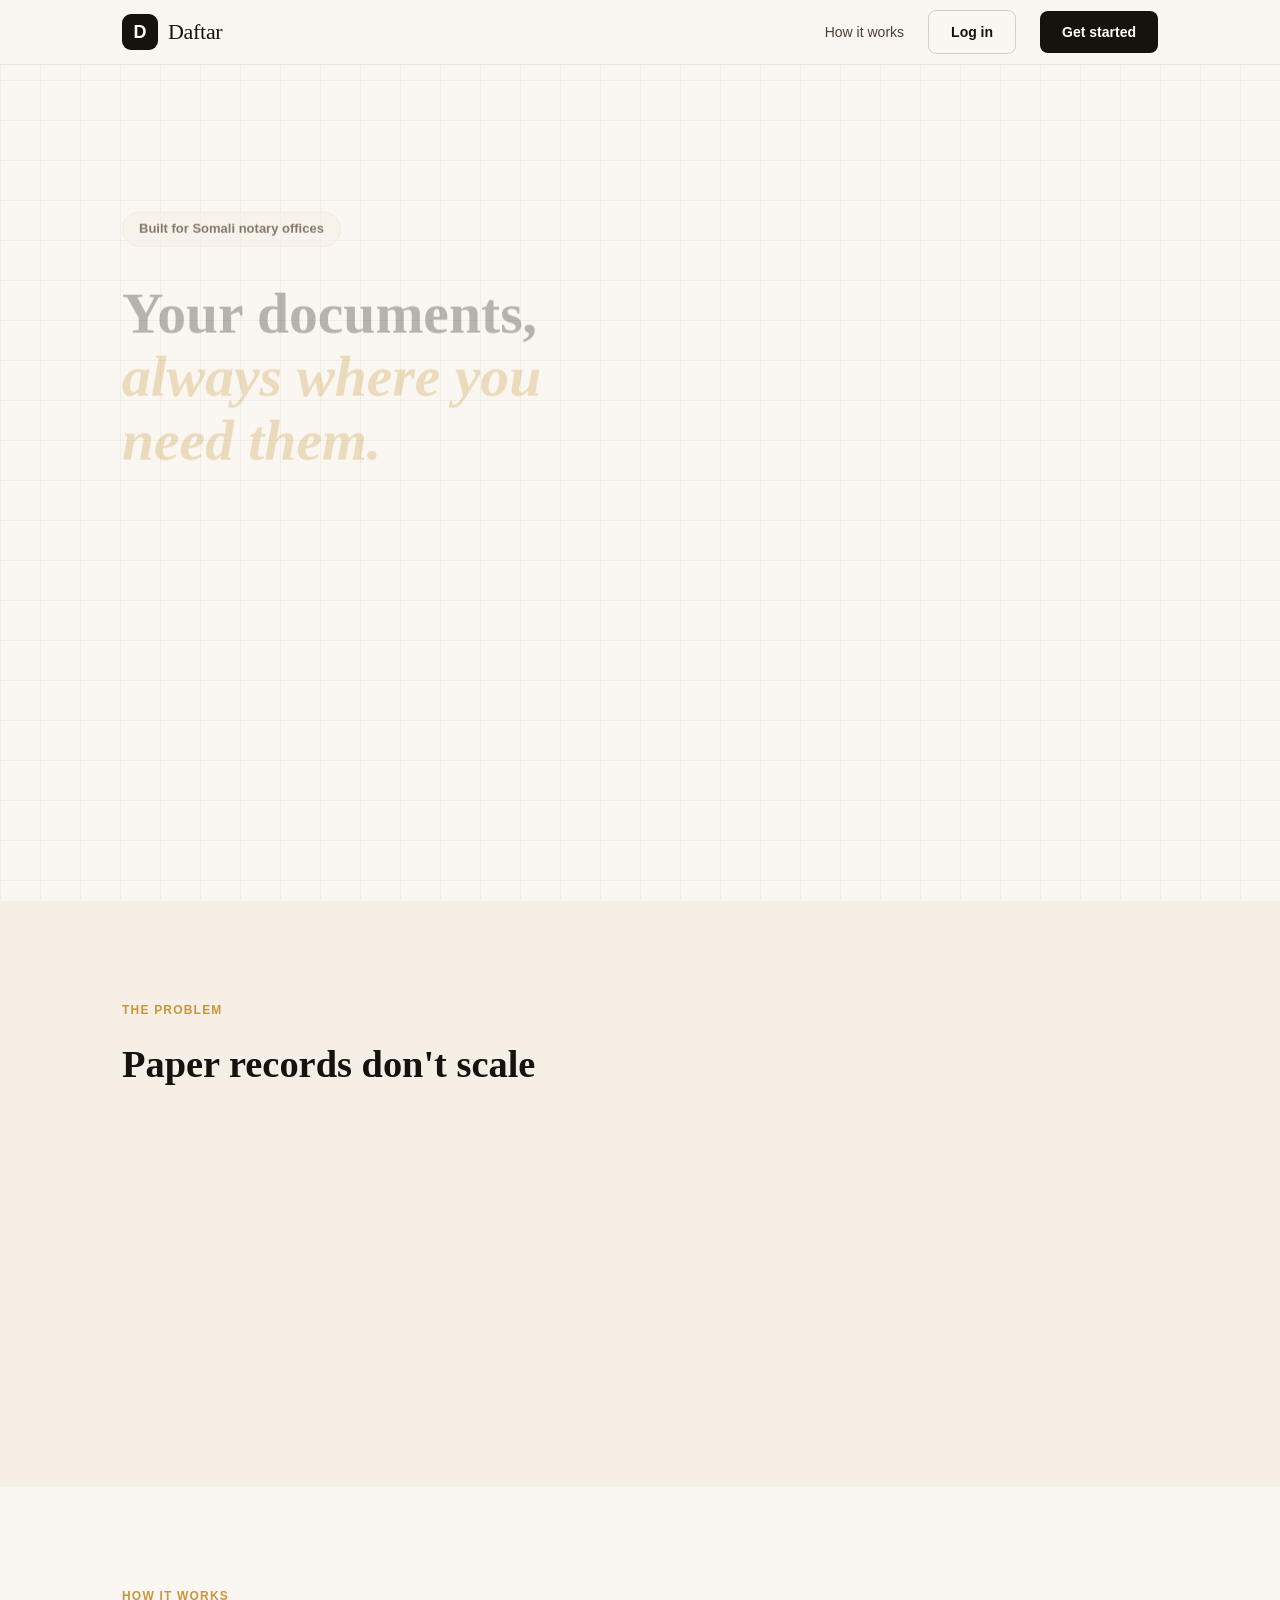
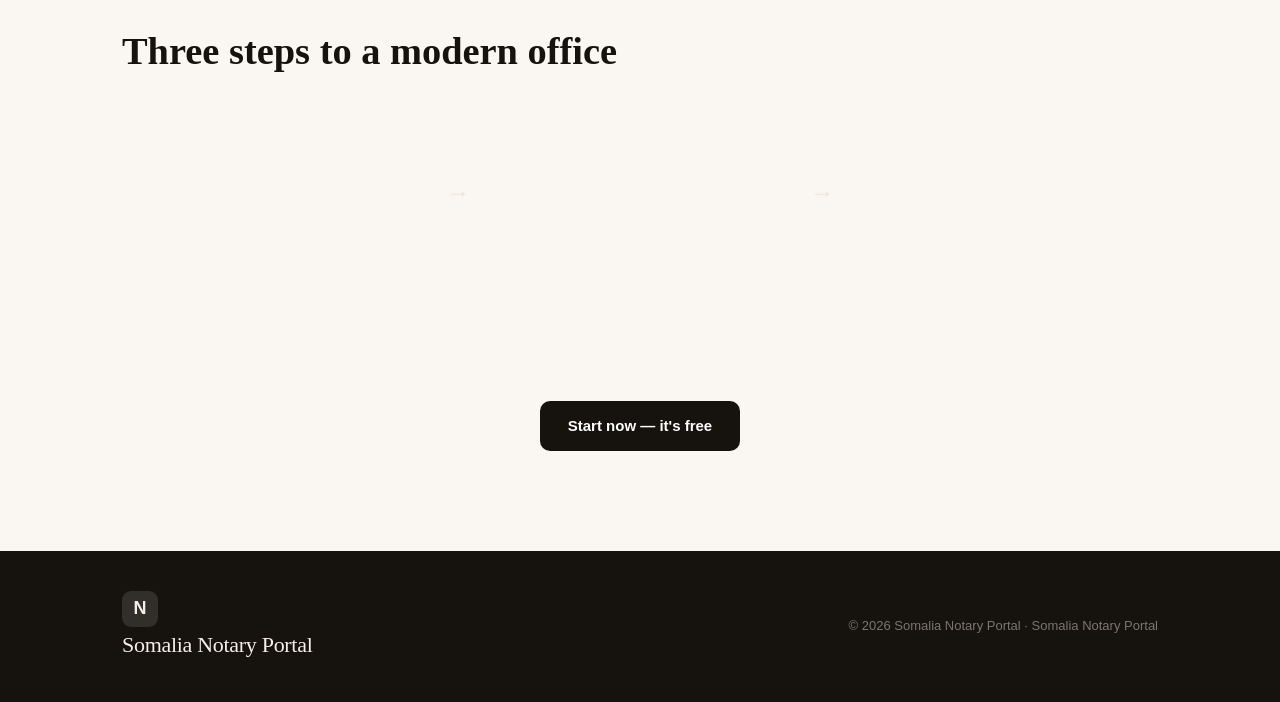
<file: index.html>
<!DOCTYPE html>
<html lang="en">
<head>
  <meta charset="UTF-8">
  <meta http-equiv="refresh" content="0; url=pages/index.html">
  <title>Redirecting...</title>
</head>
<body>
  <p>Redirecting to <a href="pages/index.html">pages/index.html</a></p>
</body>
</html>
</file>
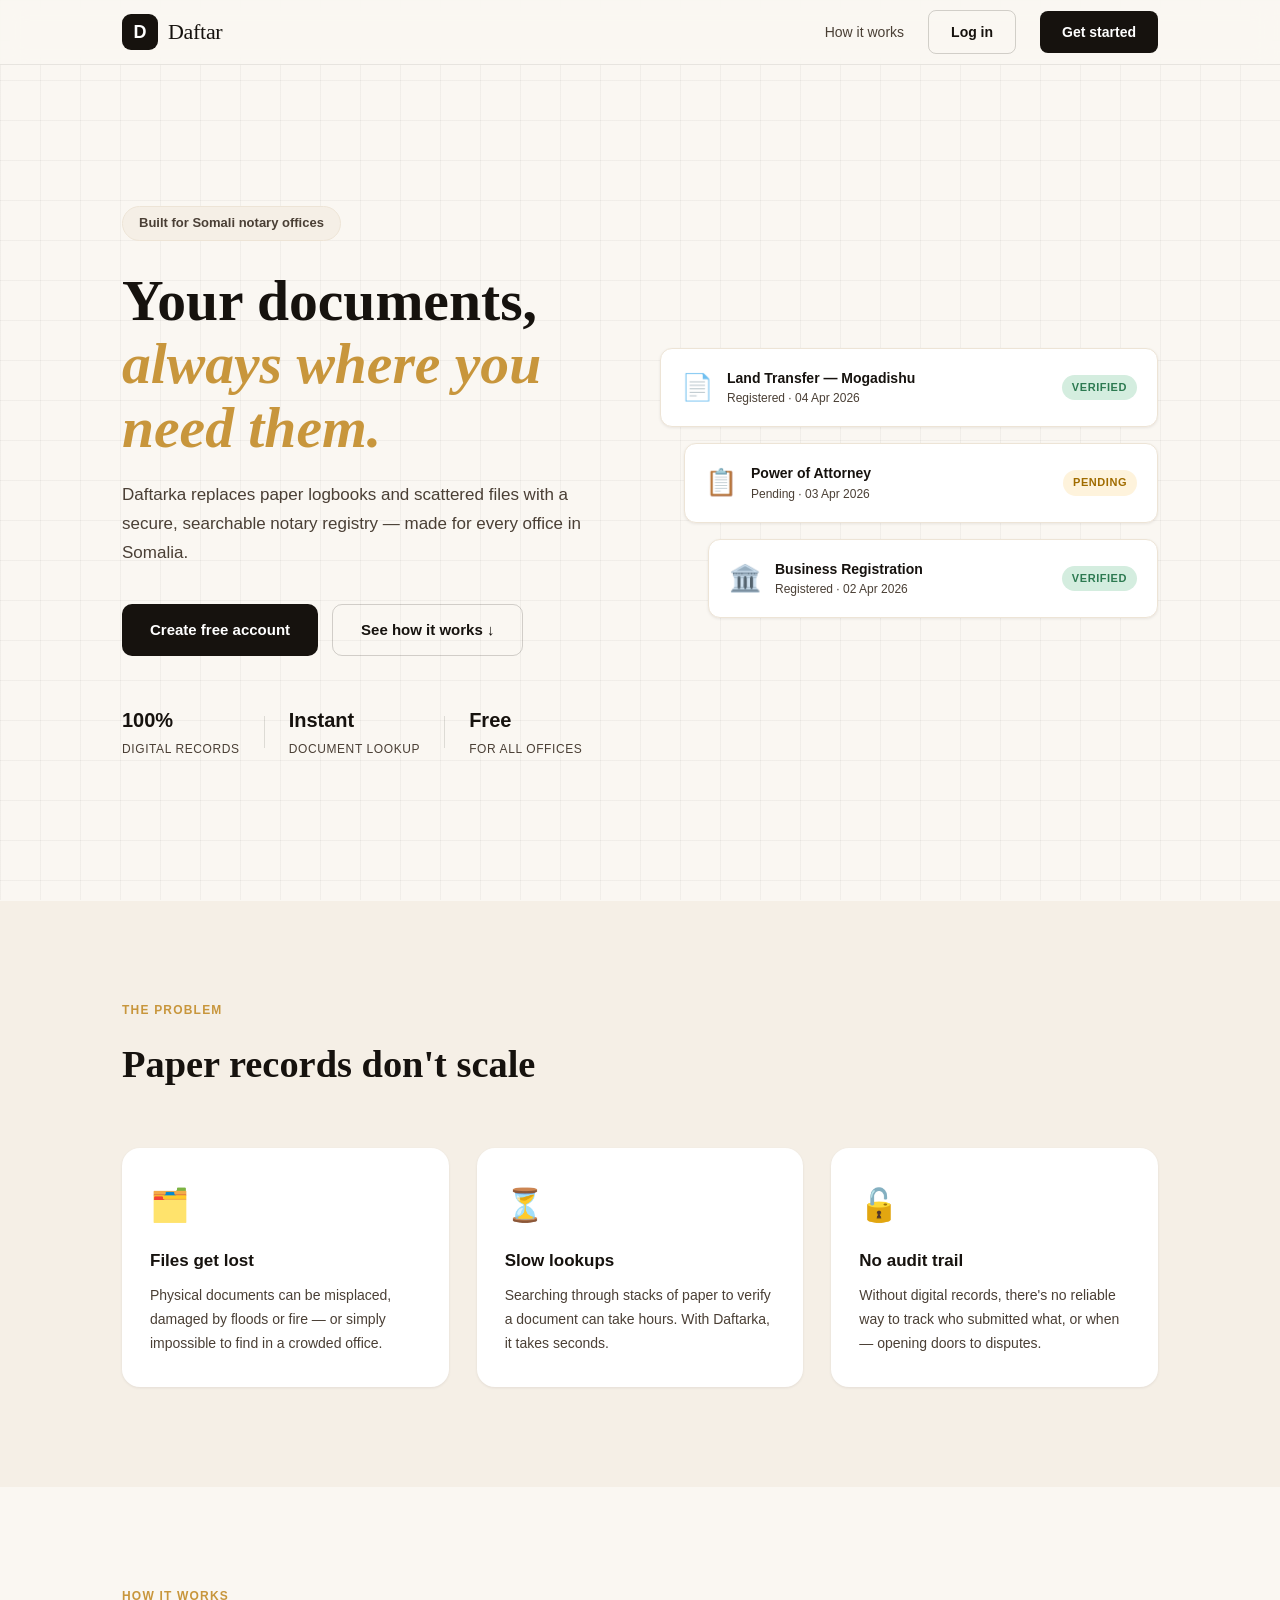
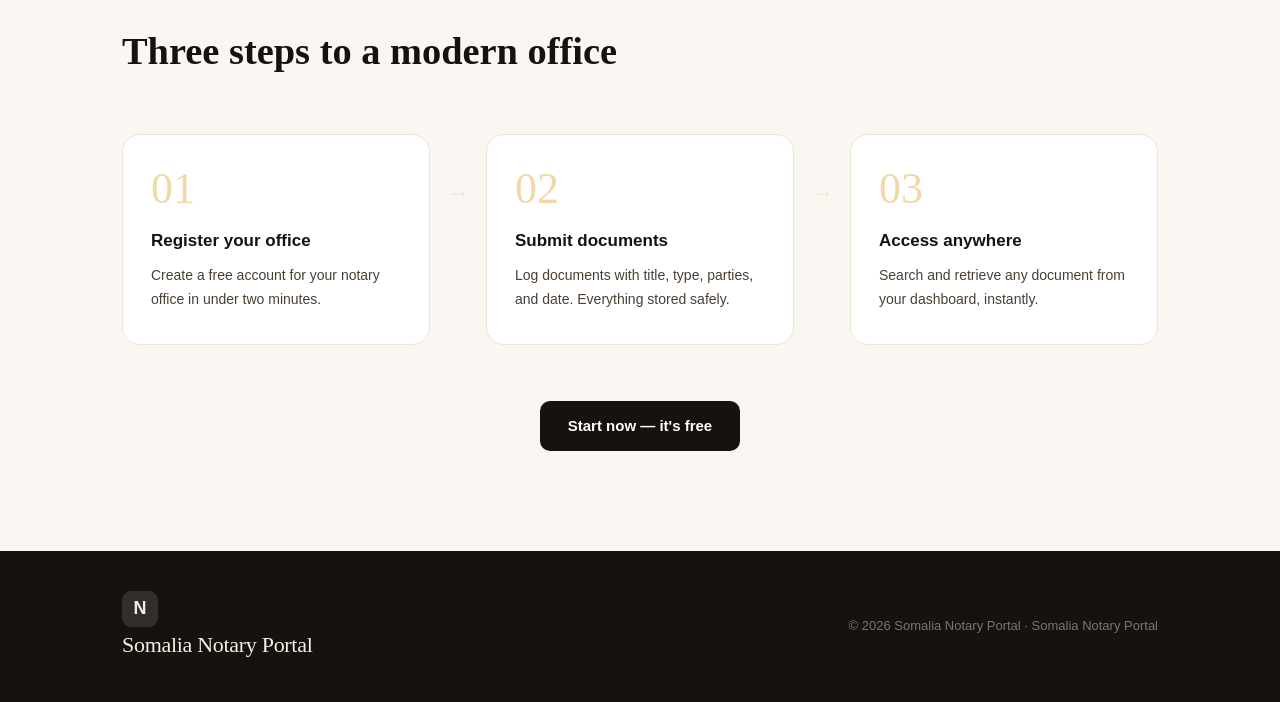
<file: pages/index.html>
<!DOCTYPE html>
<html lang="en">
<head>
  <meta charset="UTF-8" />
  <meta name="viewport" content="width=device-width, initial-scale=1.0" />
  <title>Daftarka — Somalia Notary Portal</title>
  <link rel="preconnect" href="https://fonts.googleapis.com" />
  <link rel="preconnect" href="https://fonts.gstatic.com" crossorigin />
  <link rel="stylesheet" href="../styles/style.css" />
</head>
<body class="home-page">

  <!-- NAV -->
  <nav class="nav">
    <div class="nav-inner">
      <a href="index.html" class="nav-logo">
        <span class="logo-mark">D</span>
        <span class="logo-text">Daftar</span>
      </a>
      <div class="nav-links">
        <a href="#how-it-works">How it works</a>
        <a href="login.html" class="btn btn-ghost">Log in</a>
        <a href="signup.html" class="btn btn-primary">Get started</a>
      </div>
    </div>
  </nav>

  <!-- HERO -->
  <section class="hero">
    <div class="hero-bg-grid"></div>
    <div class="hero-inner">
      <div class="hero-badge"> Built for Somali notary offices</div>
      <h1 class="hero-headline">
        Your documents,<br />
        <em>always where you need them.</em>
      </h1>
      <p class="hero-sub">
        Daftarka replaces paper logbooks and scattered files with a secure, 
        searchable notary registry — made for every office in Somalia.
      </p>
      <div class="hero-actions">
        <a href="signup.html" class="btn btn-primary btn-lg">Create free account</a>
        <a href="#how-it-works" class="btn btn-ghost btn-lg">See how it works ↓</a>
      </div>
      <div class="hero-stat-row">
        <div class="hero-stat">
          <strong>100%</strong>
          <span>Digital records</span>
        </div>
        <div class="hero-stat-divider"></div>
        <div class="hero-stat">
          <strong>Instant</strong>
          <span>Document lookup</span>
        </div>
        <div class="hero-stat-divider"></div>
        <div class="hero-stat">
          <strong>Free</strong>
          <span>For all offices</span>
        </div>
      </div>
    </div>
    <div class="hero-visual">
      <div class="doc-card doc-card-1">
        <div class="doc-card-icon">📄</div>
        <div class="doc-card-info">
          <span class="doc-name">Land Transfer — Mogadishu</span>
          <span class="doc-meta">Registered · 04 Apr 2026</span>
        </div>
        <span class="doc-badge verified">Verified</span>
      </div>
      <div class="doc-card doc-card-2">
        <div class="doc-card-icon">📋</div>
        <div class="doc-card-info">
          <span class="doc-name">Power of Attorney</span>
          <span class="doc-meta">Pending · 03 Apr 2026</span>
        </div>
        <span class="doc-badge pending">Pending</span>
      </div>
      <div class="doc-card doc-card-3">
        <div class="doc-card-icon">🏛️</div>
        <div class="doc-card-info">
          <span class="doc-name">Business Registration</span>
          <span class="doc-meta">Registered · 02 Apr 2026</span>
        </div>
        <span class="doc-badge verified">Verified</span>
      </div>
    </div>
  </section>

  <!-- PROBLEM -->
  <section class="problem-section" id="problem">
    <div class="container">
      <div class="section-label">The problem</div>
      <h2 class="section-title">Paper records don't scale</h2>
      <div class="problem-grid">
        <div class="problem-card">
          <div class="problem-icon">🗂️</div>
          <h3>Files get lost</h3>
          <p>Physical documents can be misplaced, damaged by floods or fire — or simply impossible to find in a crowded office.</p>
        </div>
        <div class="problem-card">
          <div class="problem-icon">⏳</div>
          <h3>Slow lookups</h3>
          <p>Searching through stacks of paper to verify a document can take hours. With Daftarka, it takes seconds.</p>
        </div>
        <div class="problem-card">
          <div class="problem-icon">🔓</div>
          <h3>No audit trail</h3>
          <p>Without digital records, there's no reliable way to track who submitted what, or when — opening doors to disputes.</p>
        </div>
      </div>
    </div>
  </section>

  <!-- HOW IT WORKS -->
  <section class="how-section" id="how-it-works">
    <div class="container">
      <div class="section-label">How it works</div>
      <h2 class="section-title">Three steps to a modern office</h2>
      <div class="steps">
        <div class="step">
          <div class="step-number">01</div>
          <h3>Register your office</h3>
          <p>Create a free account for your notary office in under two minutes.</p>
        </div>
        <div class="step-arrow">→</div>
        <div class="step">
          <div class="step-number">02</div>
          <h3>Submit documents</h3>
          <p>Log documents with title, type, parties, and date. Everything stored safely.</p>
        </div>
        <div class="step-arrow">→</div>
        <div class="step">
          <div class="step-number">03</div>
          <h3>Access anywhere</h3>
          <p>Search and retrieve any document from your dashboard, instantly.</p>
        </div>
      </div>
      <div class="how-cta">
        <a href="signup.html" class="btn btn-primary btn-lg">Start now — it's free</a>
      </div>
    </div>
  </section>

  <!-- FOOTER -->
  <footer class="footer">
    <div class="container footer-inner">
      <div class="footer-logo">
        <span class="logo-mark">N</span>
        <span class="logo-text">Somalia Notary Portal</span>
      </div>
      <p class="footer-copy">© 2026 Somalia Notary Portal · Somalia Notary Portal</p>
    </div>
  </footer>
  <script src="../scripts/home.js"></script>
</body>
</html>
</file>
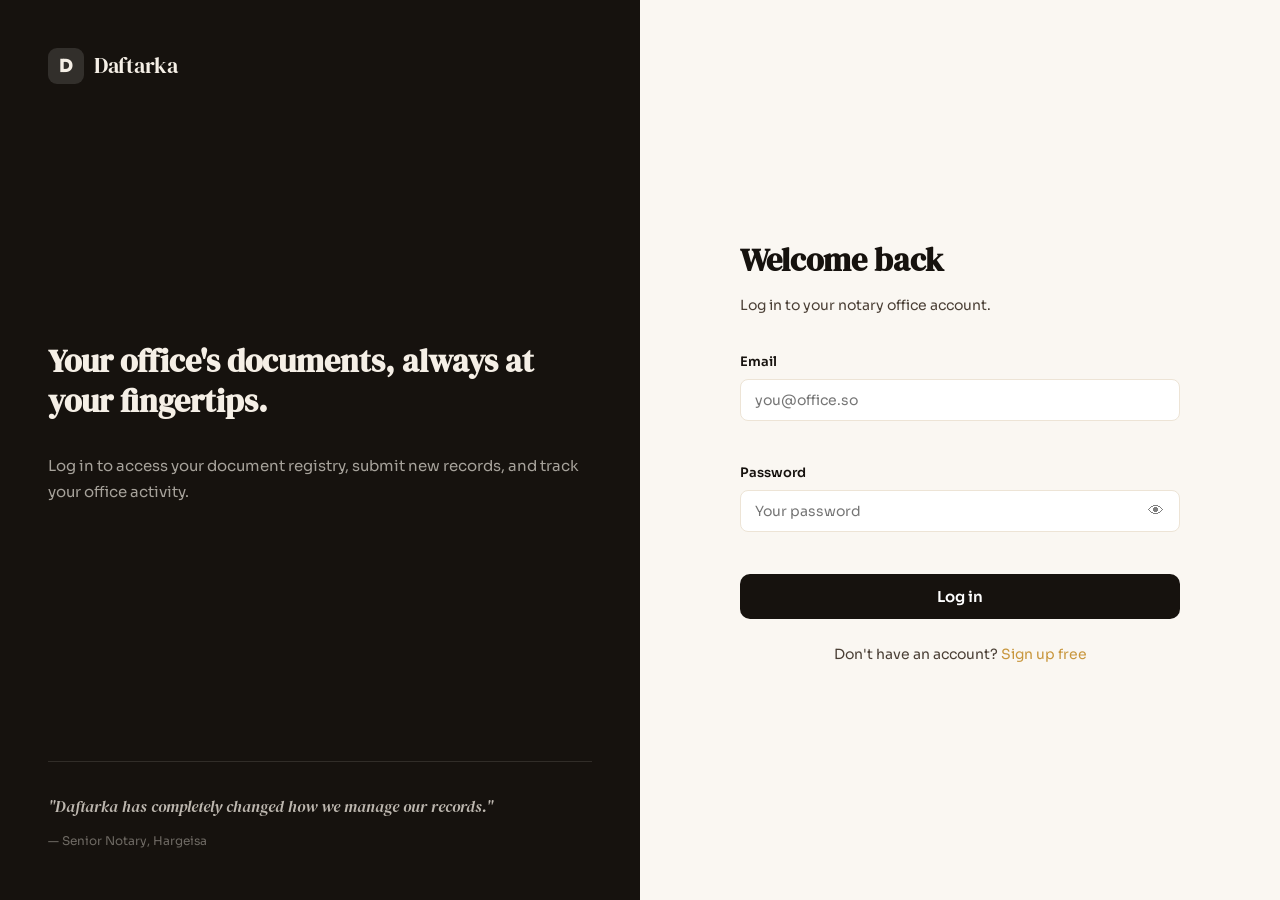
<file: pages/dashboard.html>
<!DOCTYPE html>
<html lang="en">
<head>
  <meta charset="UTF-8" />
  <meta name="viewport" content="width=device-width, initial-scale=1.0" />
  <title>Dashboard — Daftarka</title>
  <link rel="preconnect" href="https://fonts.googleapis.com" />
  <link rel="preconnect" href="https://fonts.gstatic.com" crossorigin />
  <link href="https://fonts.googleapis.com/css2?family=Sora:wght@300;400;600;700;800&family=DM+Serif+Display:ital@0;1&display=swap" rel="stylesheet" />
  <link rel="stylesheet" href="../styles/style.css" />
</head>
<body class="dashboard-page">

  <!-- SIDEBAR -->
  <aside class="sidebar">
    <a href="../index.html" class="nav-logo sidebar-logo">
      <span class="logo-mark">D</span>
      <span class="logo-text">Daftarka</span>
    </a>
    <nav class="sidebar-nav">
      <a href="dashboard.html" data-nav="overview" class="sidebar-link active">
        <span class="sidebar-icon">🏠</span> Overview
      </a>
      <a href="documents.html" data-nav="documents" class="sidebar-link">
        <span class="sidebar-icon">📄</span> Documents
      </a>
      <a href="#" data-nav="submit" class="sidebar-link">
        <span class="sidebar-icon">➕</span> Submit New
      </a>
      <a href="settings.html" data-nav="settings" class="sidebar-link">
        <span class="sidebar-icon">⚙️</span> Settings
      </a>
    </nav>
    <button class="btn-logout" id="logout-btn">
      <span>→</span> Log out
    </button>
  </aside>

  <!-- MAIN CONTENT -->
  <main class="dashboard-main">

    <!-- TOPBAR -->
    <header class="dash-topbar">
      <div class="dash-topbar-left">
        <button class="sidebar-toggle" id="sidebar-toggle" aria-label="Toggle menu">☰</button>
        <div>
          <h1 class="dash-greeting" id="dash-greeting">Good morning 👋</h1>
          <p class="dash-office-name" id="dash-office-name">Loading…</p>
        </div>
      </div>
      <div class="dash-topbar-right">
        <div class="dash-avatar" id="dash-avatar">—</div>
      </div>
    </header>

    <!-- STATS ROW -->
    <section class="dash-stats">
      <div class="stat-card">
        <div class="stat-icon">📄</div>
        <div class="stat-body">
          <span class="stat-label">Documents submitted</span>
          <strong class="stat-value" id="stat-total">0</strong>
        </div>
      </div>
      <div class="stat-card">
        <div class="stat-icon">✅</div>
        <div class="stat-body">
          <span class="stat-label">Verified</span>
          <strong class="stat-value" id="stat-verified">0</strong>
        </div>
      </div>
      <div class="stat-card">
        <div class="stat-icon">⏳</div>
        <div class="stat-body">
          <span class="stat-label">Pending</span>
          <strong class="stat-value" id="stat-pending">0</strong>
        </div>
      </div>
      <div class="stat-card stat-card-accent">
        <div class="stat-icon">📅</div>
        <div class="stat-body">
          <span class="stat-label">Member since</span>
          <strong class="stat-value stat-value-sm" id="stat-since">—</strong>
        </div>
      </div>
    </section>

    <!-- ADD DOCUMENT BANNER -->
    <section class="add-doc-banner">
      <div class="add-doc-banner-text">
        <h3>Ready to submit a document?</h3>
        <p>Add a new record to your notary registry in under a minute.</p>
      </div>
      <button class="btn btn-primary" id="add-doc-btn">+ Submit new document</button>
    </section>

    <!-- DOCUMENT LIST -->
    <section class="doc-list-section">
      <div class="doc-list-header">
        <h2>Recent documents</h2>
        <input type="text" class="doc-search" id="doc-search" placeholder="🔍  Ref. no, title, parties…" />
      </div>
      <div id="doc-list-body">
        <!-- Populated by JS -->
      </div>
    </section>

  </main>

  <!-- ADD DOCUMENT MODAL -->
  <div class="modal-overlay" id="modal-overlay" style="display:none;">
    <div class="modal">
      <div class="modal-header">
        <h3>Submit New Document</h3>
        <button class="modal-close" id="modal-close">✕</button>
      </div>
      <form id="add-doc-form" novalidate>

        <!-- Reference preview: shows the auto-generated ref this document will get -->
        <div class="ref-preview-row">
          <span class="ref-preview-label">Reference</span>
          <span class="ref-preview-value" id="doc-ref-preview">DAF-2026-0001</span>
        </div>

        <div class="form-group">
          <label for="doc-title">Document Title</label>
          <input type="text" id="doc-title" placeholder="e.g. Land Transfer Agreement" />
          <span class="field-error" id="err-doc-title"></span>
        </div>
        <div class="form-row form-row-two">
          <div class="form-group">
            <label for="doc-type">Document Type</label>
            <select id="doc-type">
              <option value="">Select type…</option>
              <option value="Land Transfer">Land Transfer</option>
              <option value="Power of Attorney">Power of Attorney</option>
              <option value="Business Registration">Business Registration</option>
              <option value="Will & Testament">Will & Testament</option>
              <option value="Contract">Contract</option>
              <option value="Other">Other</option>
            </select>
            <span class="field-error" id="err-doc-type"></span>
          </div>
          <div class="form-group">
            <label for="doc-date">Date</label>
            <input type="date" id="doc-date" />
            <span class="field-error" id="err-doc-date"></span>
          </div>
        </div>
        <div class="form-group">
          <label for="doc-parties">Parties Involved</label>
          <input type="text" id="doc-parties" placeholder="e.g. Ahmed Omar, Fatima Hassan" />
          <span class="field-error" id="err-doc-parties"></span>
        </div>
        <div class="form-group">
          <label for="doc-notes">Notes <span class="optional">(optional)</span></label>
          <textarea id="doc-notes" rows="3" placeholder="Any additional information…"></textarea>
        </div>
        <div class="form-group">
          <label for="doc-file">Attach Stamped PDF <span class="optional">(optional)</span></label>
          <input type="file" id="doc-file" accept="application/pdf" />
          <p class="field-hint">Uploading a stamped PDF marks this document as Verified.</p>
          <span class="field-error" id="err-doc-file"></span>
        </div>
        <div class="modal-actions">
          <button type="button" class="btn btn-ghost" id="modal-cancel">Cancel</button>
          <button type="submit" class="btn btn-primary">Submit document</button>
        </div>
      </form>
    </div>
  </div>

  <script src="../scripts/storage.js"></script>
  <script src="../scripts/file-storage.js"></script>
  <script src="../scripts/sidebar-mobile.js"></script>
  <script src="../scripts/dashboard.js"></script>
</body>
</html>
</file>
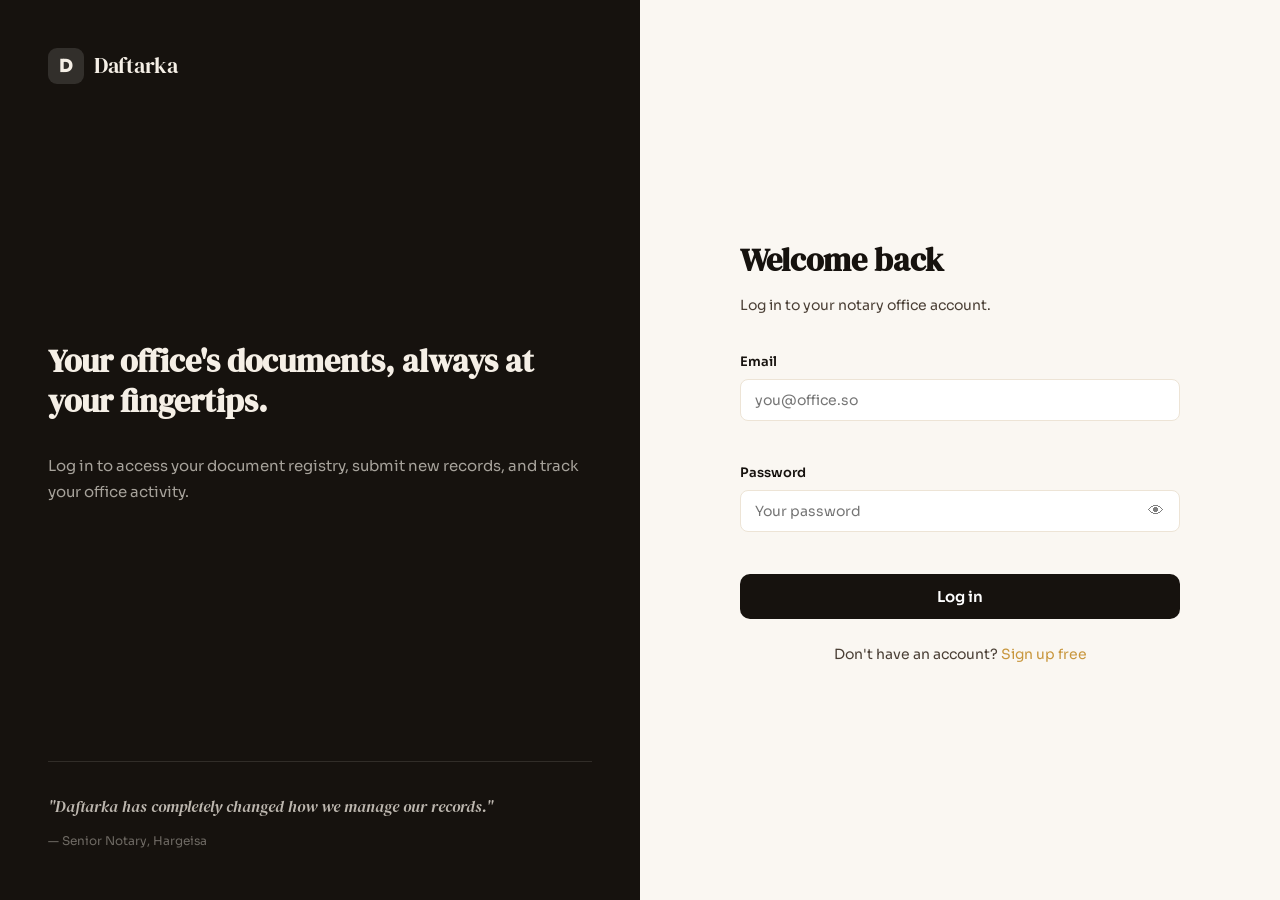
<file: pages/documents.html>
<!DOCTYPE html>
<html lang="en">
<head>
  <meta charset="UTF-8" />
  <meta name="viewport" content="width=device-width, initial-scale=1.0" />
  <title>Documents — Daftarka</title>

  <link rel="preconnect" href="https://fonts.googleapis.com">
  <link rel="preconnect" href="https://fonts.gstatic.com" crossorigin>
  <link href="https://fonts.googleapis.com/css2?family=DM+Serif+Display&family=Sora:wght@300;400;500;600;700&display=swap" rel="stylesheet">

  <link rel="stylesheet" href="../styles/style.css" />
</head>
<body class="dashboard-page">

  <!-- SIDEBAR -->
  <aside class="sidebar">
    <a href="../index.html" class="nav-logo sidebar-logo">
      <span class="logo-mark">D</span>
      <span class="logo-text">Daftarka</span>
    </a>
    <nav class="sidebar-nav">
      <a href="dashboard.html" data-nav="overview" class="sidebar-link">
        <span class="sidebar-icon">🏠</span> Overview
      </a>
      <a href="documents.html" data-nav="documents" class="sidebar-link active">
        <span class="sidebar-icon">📄</span> Documents
      </a>
      <a href="#" data-nav="submit" class="sidebar-link">
        <span class="sidebar-icon">➕</span> Submit New
      </a>
      <a href="settings.html" data-nav="settings" class="sidebar-link">
        <span class="sidebar-icon">⚙️</span> Settings
      </a>
    </nav>
    <button class="btn-logout" id="logout-btn">
      <span>→</span> Log out
    </button>
  </aside>

  <!-- MAIN -->
  <main class="dashboard-main">
    <header class="dash-topbar">
      <div class="dash-topbar-left">
        <button class="sidebar-toggle" id="sidebar-toggle" aria-label="Toggle menu">☰</button>
        <div>
          <h2 class="dash-page-title">All Documents</h2>
          <p class="dash-page-sub" id="dash-office-name">—</p>
        </div>
      </div>
      <div class="dash-topbar-right">
        <div class="dash-avatar" id="dash-avatar">—</div>
      </div>
    </header>

    <!-- FILTERS -->
    <section class="filters-bar">
      <div class="filter-group">
        <label for="filter-search">Search</label>
        <input type="text" id="filter-search" placeholder="Ref. no, title, parties…" />
      </div>

      <div class="filter-group">
        <label for="filter-type">Type</label>
        <select id="filter-type">
          <option value="">All types</option>
          <option>Land Transfer</option>
          <option>Marriage Certificate</option>
          <option>Power of Attorney</option>
          <option>Affidavit</option>
          <option>Sale Agreement</option>
          <option>Will</option>
          <option>Other</option>
        </select>
      </div>

      <div class="filter-group">
        <label for="filter-status">Status</label>
        <select id="filter-status">
          <option value="">All</option>
          <option>Verified</option>
          <option>Pending</option>
        </select>
      </div>

      <div class="filter-group">
        <label for="filter-from">From</label>
        <input type="date" id="filter-from" />
      </div>

      <div class="filter-group">
        <label for="filter-to">To</label>
        <input type="date" id="filter-to" />
      </div>

      <button id="filter-reset" class="btn-secondary">Reset</button>
    </section>

    <!-- RESULTS -->
    <section class="dash-section">
      <div class="section-header">
        <h3 class="section-title">Results <span id="result-count" class="result-count">(0)</span></h3>
      </div>
      <div id="doc-list-body"></div>
    </section>
  </main>

  <!-- SCRIPTS -->
  <script src="../scripts/storage.js"></script>
  <script src="../scripts/file-storage.js"></script>
  <script src="../scripts/sidebar-mobile.js"></script>
  <script src="../scripts/documents.js"></script>
</body>
</html>
</file>
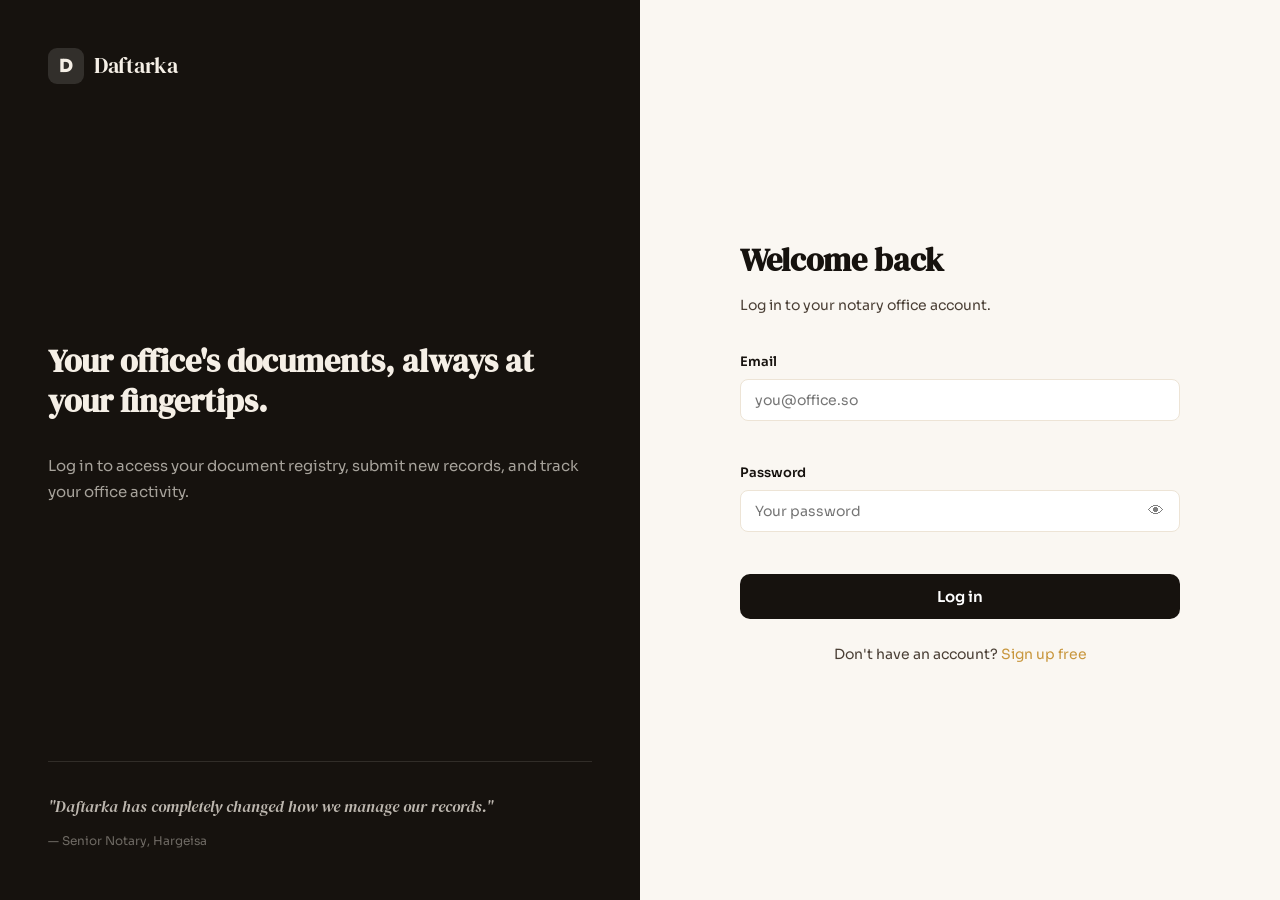
<file: pages/login.html>
<!DOCTYPE html>
<html lang="en">
<head>
  <meta charset="UTF-8" />
  <meta name="viewport" content="width=device-width, initial-scale=1.0" />
  <title>Log In — Daftarka</title>
  <link rel="preconnect" href="https://fonts.googleapis.com" />
  <link rel="preconnect" href="https://fonts.gstatic.com" crossorigin />
  <link href="https://fonts.googleapis.com/css2?family=Sora:wght@300;400;600;700;800&family=DM+Serif+Display:ital@0;1&display=swap" rel="stylesheet" />
  <link rel="stylesheet" href="../styles/style.css" />
</head>
<body class="auth-page">

  <div class="auth-layout">

    <!-- LEFT PANEL -->
    <div class="auth-panel auth-panel-left">
      <a href="index.html" class="nav-logo">
        <span class="logo-mark">D</span>
        <span class="logo-text">Daftarka</span>
      </a>
      <div class="auth-panel-body">
        <h2 class="auth-panel-title">Your office's documents, always at your fingertips.</h2>
        <p class="auth-panel-desc">Log in to access your document registry, submit new records, and track your office activity.</p>
      </div>
      <div class="auth-panel-quote">
        <p>"Daftarka has completely changed how we manage our records."</p>
        <span>— Senior Notary, Hargeisa</span>
      </div>
    </div>

    <!-- RIGHT PANEL — FORM -->
    <div class="auth-panel auth-panel-right">
      <div class="auth-form-wrap">
        <h1 class="auth-title">Welcome back</h1>
        <p class="auth-sub">Log in to your notary office account.</p>

        <div id="form-error" class="form-message form-message-error" style="display:none;"></div>

        <form id="login-form" novalidate>
          <div class="form-row">
            <div class="form-group">
              <label for="email">Email</label>
              <input type="email" id="email" placeholder="you@office.so" autocomplete="email" />
              <span class="field-error" id="err-email"></span>
            </div>
          </div>

          <div class="form-row">
            <div class="form-group">
              <label for="password">Password</label>
              <div class="input-with-toggle">
                <input type="password" id="password" placeholder="Your password" autocomplete="current-password" />
                <button type="button" class="toggle-password" data-target="password" aria-label="Toggle password">👁</button>
              </div>
              <span class="field-error" id="err-password"></span>
            </div>
          </div>

          <button type="submit" class="btn btn-primary btn-full btn-lg" id="submit-btn">
            <span id="btn-label">Log in</span>
            <span id="btn-spinner" class="spinner" style="display:none;"></span>
          </button>
        </form>

        <p class="auth-switch">Don't have an account? <a href="signup.html">Sign up free</a></p>
      </div>
    </div>

  </div>

  <script src="../scripts/storage.js"></script>
  <script src="../scripts/login.js"></script>
</body>
</html>
</file>
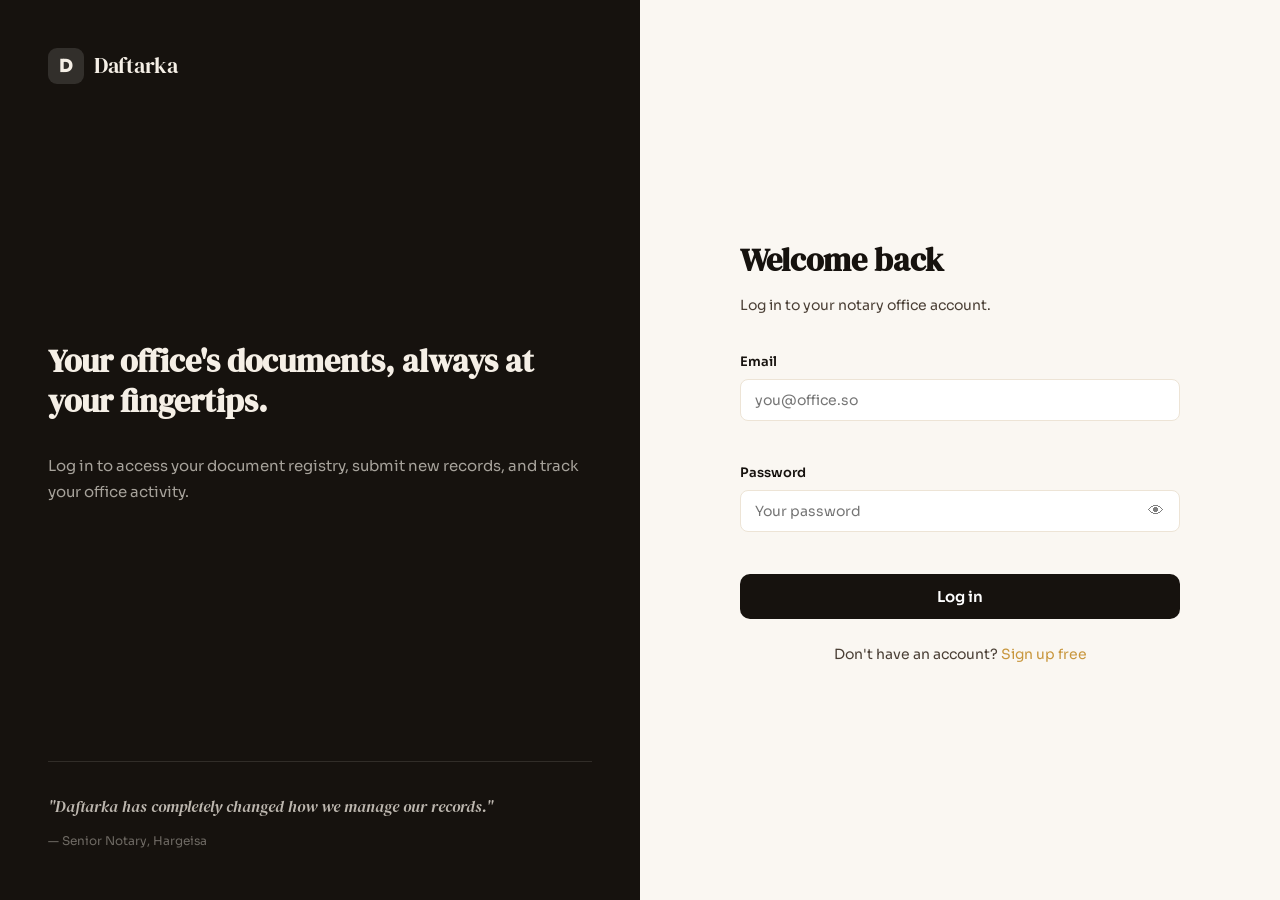
<file: pages/settings.html>
<!DOCTYPE html>
<html lang="en">
<head>
  <meta charset="UTF-8" />
  <meta name="viewport" content="width=device-width, initial-scale=1.0" />
  <title>Settings — Daftarka</title>

  <link rel="preconnect" href="https://fonts.googleapis.com">
  <link rel="preconnect" href="https://fonts.gstatic.com" crossorigin>
  <link href="https://fonts.googleapis.com/css2?family=DM+Serif+Display&family=Sora:wght@300;400;500;600;700&display=swap" rel="stylesheet">

  <link rel="stylesheet" href="../styles/style.css" />
</head>
<body class="dashboard-page">

  <!-- SIDEBAR -->
  <aside class="sidebar">
    <a href="../index.html" class="nav-logo sidebar-logo">
      <span class="logo-mark">D</span>
      <span class="logo-text">Daftarka</span>
    </a>
    <nav class="sidebar-nav">
      <a href="dashboard.html" data-nav="overview" class="sidebar-link">
        <span class="sidebar-icon">🏠</span> Overview
      </a>
      <a href="documents.html" data-nav="documents" class="sidebar-link">
        <span class="sidebar-icon">📄</span> Documents
      </a>
      <a href="#" data-nav="submit" class="sidebar-link">
        <span class="sidebar-icon">➕</span> Submit New
      </a>
      <a href="settings.html" data-nav="settings" class="sidebar-link active">
        <span class="sidebar-icon">⚙️</span> Settings
      </a>
    </nav>
    <button class="btn-logout" id="logout-btn">
      <span>→</span> Log out
    </button>
  </aside>

  <!-- MAIN -->
  <main class="dashboard-main">
    <header class="dash-topbar">
      <div class="dash-topbar-left">
        <button class="sidebar-toggle" id="sidebar-toggle" aria-label="Toggle menu">☰</button>
        <div>
          <h2 class="dash-page-title">Settings</h2>
          <p class="dash-page-sub">Manage your office profile and account.</p>
        </div>
      </div>
      <div class="dash-topbar-right">
        <div class="dash-avatar" id="dash-avatar">—</div>
      </div>
    </header>

    <!-- OFFICE PROFILE -->
    <section class="settings-card">
      <h3 class="section-title">Office Profile</h3>
      <p class="section-sub">These details show up on your documents and dashboard.</p>

      <form id="profile-form" class="settings-form">
        <div class="form-row">
          <label for="set-office-name">Office Name</label>
          <input type="text" id="set-office-name" required />
        </div>
        <div class="form-row">
          <label for="set-contact">Contact Person</label>
          <input type="text" id="set-contact" required />
        </div>
        <div class="form-row">
          <label for="set-email">Email</label>
          <input type="email" id="set-email" required />
        </div>
        <div class="form-row">
          <label for="set-phone">Phone Number</label>
          <input type="tel" id="set-phone" required />
        </div>

        <div class="form-actions">
          <button type="submit" class="btn-primary">Save changes</button>
          <span id="profile-msg" class="form-msg"></span>
        </div>
      </form>
    </section>

    <!-- CHANGE PASSWORD -->
    <section class="settings-card">
      <h3 class="section-title">Change Password</h3>
      <p class="section-sub">Use a strong password — at least 8 characters.</p>

      <form id="password-form" class="settings-form">
        <div class="form-row">
          <label for="pwd-current">Current Password</label>
          <input type="password" id="pwd-current" required autocomplete="current-password" />
        </div>
        <div class="form-row">
          <label for="pwd-new">New Password</label>
          <input type="password" id="pwd-new" required minlength="8" autocomplete="new-password" />
        </div>
        <div class="form-row">
          <label for="pwd-confirm">Confirm New Password</label>
          <input type="password" id="pwd-confirm" required minlength="8" autocomplete="new-password" />
        </div>

        <div class="form-actions">
          <button type="submit" class="btn-primary">Update password</button>
          <span id="password-msg" class="form-msg"></span>
        </div>
      </form>
    </section>

    <!-- DANGER ZONE -->
    <section class="settings-card danger-zone">
      <h3 class="section-title">Account</h3>
      <p class="section-sub">Sign out of this device, or learn how to clear local data.</p>

      <div class="danger-actions">
        <button id="signout-btn" class="btn-secondary">Sign out</button>
        <button id="clear-data-btn" class="btn-danger">Clear all local data</button>
      </div>
      <p class="danger-note">
        Clearing local data removes all documents and PDFs stored in this browser.
        This action cannot be undone.
      </p>
    </section>
  </main>

  <script src="../scripts/storage.js"></script>
  <script src="../scripts/file-storage.js"></script>
  <script src="../scripts/sidebar-mobile.js"></script>
  <script src="../scripts/settings.js"></script>
</body>
</html>
</file>
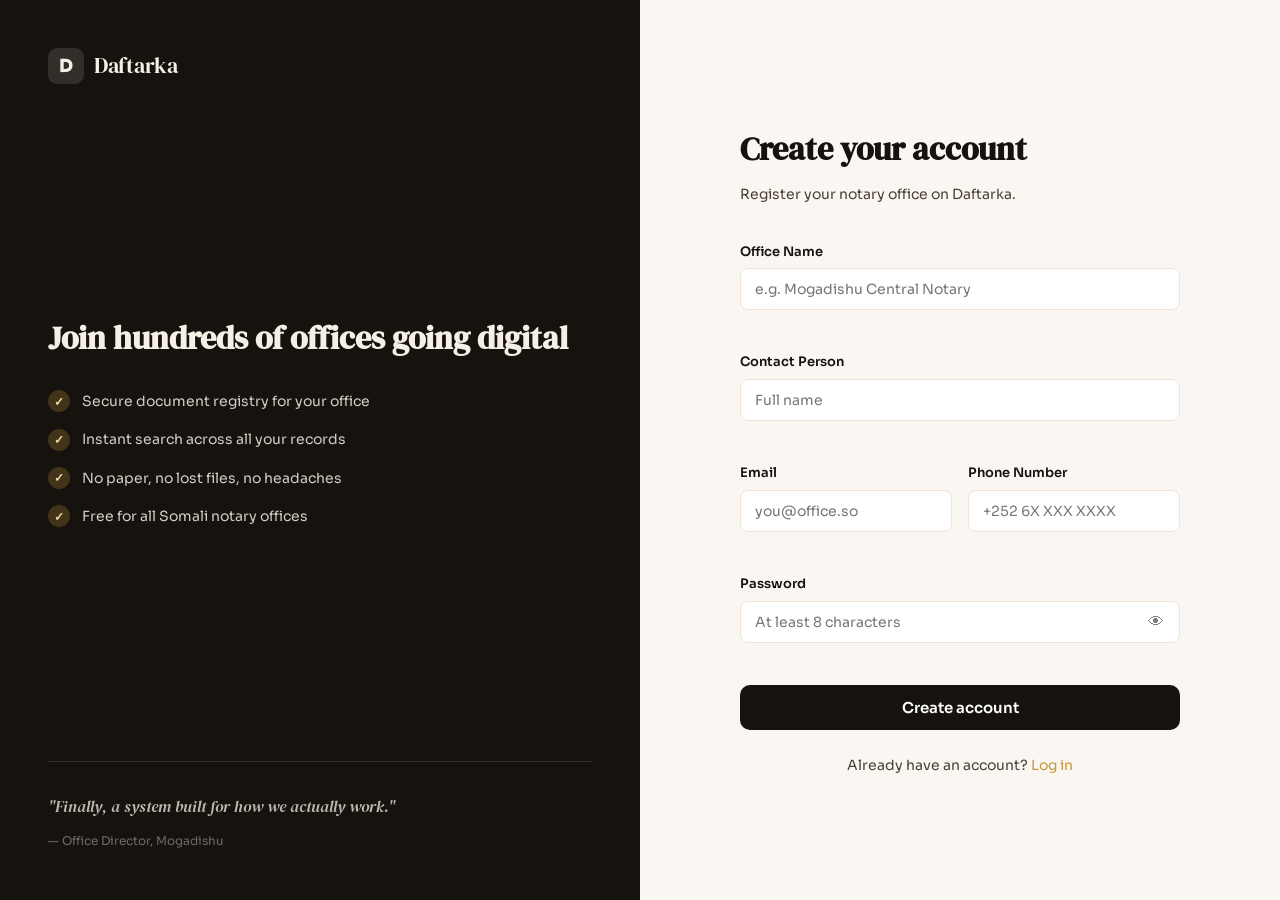
<file: pages/signup.html>
<!DOCTYPE html>
<html lang="en">
<head>
  <meta charset="UTF-8" />
  <meta name="viewport" content="width=device-width, initial-scale=1.0" />
  <title>Sign Up — Daftarka</title>
  <link rel="preconnect" href="https://fonts.googleapis.com" />
  <link rel="preconnect" href="https://fonts.gstatic.com" crossorigin />
  <link href="https://fonts.googleapis.com/css2?family=Sora:wght@300;400;600;700;800&family=DM+Serif+Display:ital@0;1&display=swap" rel="stylesheet" />
  <link rel="stylesheet" href="../styles/style.css" />
</head>
<body class="auth-page">

  <div class="auth-layout">

    <!-- LEFT PANEL -->
    <div class="auth-panel auth-panel-left">
      <a href="index.html" class="nav-logo">
        <span class="logo-mark">D</span>
        <span class="logo-text">Daftarka</span>
      </a>
      <div class="auth-panel-body">
        <h2 class="auth-panel-title">Join hundreds of offices going digital</h2>
        <ul class="auth-benefits">
          <li>
            <span class="benefit-icon">✓</span>
            <span>Secure document registry for your office</span>
          </li>
          <li>
            <span class="benefit-icon">✓</span>
            <span>Instant search across all your records</span>
          </li>
          <li>
            <span class="benefit-icon">✓</span>
            <span>No paper, no lost files, no headaches</span>
          </li>
          <li>
            <span class="benefit-icon">✓</span>
            <span>Free for all Somali notary offices</span>
          </li>
        </ul>
      </div>
      <div class="auth-panel-quote">
        <p>"Finally, a system built for how we actually work."</p>
        <span>— Office Director, Mogadishu</span>
      </div>
    </div>

    <!-- RIGHT PANEL — FORM -->
    <div class="auth-panel auth-panel-right">
      <div class="auth-form-wrap">
        <h1 class="auth-title">Create your account</h1>
        <p class="auth-sub">Register your notary office on Daftarka.</p>

        <div id="form-error" class="form-message form-message-error" style="display:none;"></div>
        <div id="form-success" class="form-message form-message-success" style="display:none;"></div>

        <form id="signup-form" novalidate>
          <div class="form-row">
            <div class="form-group">
              <label for="office-name">Office Name</label>
              <input type="text" id="office-name" placeholder="e.g. Mogadishu Central Notary" autocomplete="organization" />
              <span class="field-error" id="err-office-name"></span>
            </div>
          </div>

          <div class="form-row">
            <div class="form-group">
              <label for="contact-person">Contact Person</label>
              <input type="text" id="contact-person" placeholder="Full name" autocomplete="name" />
              <span class="field-error" id="err-contact-person"></span>
            </div>
          </div>

          <div class="form-row form-row-two">
            <div class="form-group">
              <label for="email">Email</label>
              <input type="email" id="email" placeholder="you@office.so" autocomplete="email" />
              <span class="field-error" id="err-email"></span>
            </div>
            <div class="form-group">
              <label for="phone">Phone Number</label>
              <input type="tel" id="phone" placeholder="+252 6X XXX XXXX" autocomplete="tel" />
              <span class="field-error" id="err-phone"></span>
            </div>
          </div>

          <div class="form-row">
            <div class="form-group">
              <label for="password">Password</label>
              <div class="input-with-toggle">
                <input type="password" id="password" placeholder="At least 8 characters" autocomplete="new-password" />
                <button type="button" class="toggle-password" data-target="password" aria-label="Toggle password">👁</button>
              </div>
              <span class="field-error" id="err-password"></span>
            </div>
          </div>

          <button type="submit" class="btn btn-primary btn-full btn-lg" id="submit-btn">
            <span id="btn-label">Create account</span>
            <span id="btn-spinner" class="spinner" style="display:none;"></span>
          </button>
        </form>

        <p class="auth-switch">Already have an account? <a href="login.html">Log in</a></p>
      </div>
    </div>

  </div>

  <script src="../scripts/storage.js"></script>
  <script src="../scripts/signup.js"></script>
</body>
</html>
</file>
<file: styles/style.css>
/* ============================================================
   DAFTARKA — Somalia Notary Portal
   Design: warm sand + deep ink, editorial & trustworthy
   ============================================================ */

/* --- VARIABLES ------------------------------------------- */
:root {
  --ink:        #16120e;
  --ink-soft:   #4a3f35;
  --sand:       #f5efe6;
  --sand-dark:  #ede4d6;
  --cream:      #faf7f2;
  --gold:       #c8963c;
  --gold-light: #f0d9a8;
  --rust:       #b5451b;
  --green:      #2d7a51;
  --green-pale: #d4eddf;
  --amber-pale: #fef3dc;
  --white:      #ffffff;
  --shadow-sm:  0 1px 3px rgba(22,18,14,.08);
  --shadow-md:  0 4px 16px rgba(22,18,14,.10);
  --shadow-lg:  0 8px 32px rgba(22,18,14,.13);
  --radius:     12px;
  --radius-lg:  18px;
  --font-body:  'Sora', sans-serif;
  --font-serif: 'DM Serif Display', serif;
  --transition: 180ms ease;
}

/* --- RESET & BASE --------------------------------------- */
*, *::before, *::after { box-sizing: border-box; margin: 0; padding: 0; }

html { scroll-behavior: smooth; }

body {
  font-family: var(--font-body);
  font-size: 15px;
  color: var(--ink);
  background: var(--cream);
  line-height: 1.6;
  -webkit-font-smoothing: antialiased;
}

a { color: var(--gold); text-decoration: none; transition: opacity var(--transition); }
a:hover { opacity: .75; }

img, svg { display: block; max-width: 100%; }

/* --- UTILITY -------------------------------------------- */
.container {
  max-width: 1100px;
  margin: 0 auto;
  padding: 0 32px;
}

/* --- BUTTONS -------------------------------------------- */
.btn {
  display: inline-flex;
  align-items: center;
  gap: 8px;
  padding: 10px 22px;
  border-radius: 8px;
  font-family: var(--font-body);
  font-size: 14px;
  font-weight: 600;
  cursor: pointer;
  border: none;
  transition: all var(--transition);
  text-decoration: none;
  white-space: nowrap;
}

.btn-primary {
  background: var(--ink);
  color: var(--white);
}
.btn-primary:hover {
  background: #2c2218;
  opacity: 1;
  transform: translateY(-1px);
  box-shadow: var(--shadow-md);
}

.btn-ghost {
  background: transparent;
  color: var(--ink);
  border: 1.5px solid rgba(22,18,14,.18);
}
.btn-ghost:hover {
  background: var(--sand);
  opacity: 1;
}

.btn-secondary {
  background: transparent;
  color: var(--ink);
  border: 1.5px solid rgba(22,18,14,.18);
}
.btn-secondary:hover {
  background: var(--sand);
  opacity: 1;
}

.btn-danger {
  background: transparent;
  color: var(--rust);
  border: 1.5px solid rgba(181,69,27,.32);
}
.btn-danger:hover {
  background: rgba(181,69,27,.08);
  opacity: 1;
}

.btn-lg { padding: 13px 28px; font-size: 15px; border-radius: 10px; }
.btn-full { width: 100%; justify-content: center; }

/* --- LOGO ----------------------------------------------- */
.nav-logo {
  display: inline-flex;
  align-items: center;
  gap: 10px;
  text-decoration: none;
  opacity: 1 !important;
}

.logo-mark {
  width: 36px;
  height: 36px;
  background: var(--ink);
  color: var(--white);
  border-radius: 9px;
  display: flex;
  align-items: center;
  justify-content: center;
  font-weight: 800;
  font-size: 18px;
  flex-shrink: 0;
}

.logo-text {
  font-family: var(--font-serif);
  font-size: 22px;
  color: var(--ink);
  letter-spacing: -.3px;
}

/* ============================================================
   HOME PAGE
   ============================================================ */

.home-page { background: var(--cream); }

/* NAV */
.nav {
  position: sticky;
  top: 0;
  z-index: 100;
  background: rgba(250,247,242,.88);
  backdrop-filter: blur(12px);
  border-bottom: 1px solid rgba(22,18,14,.08);
}

.nav-inner {
  max-width: 1100px;
  margin: 0 auto;
  padding: 0 32px;
  height: 64px;
  display: flex;
  align-items: center;
  justify-content: space-between;
}

.nav-links {
  display: flex;
  align-items: center;
  gap: 24px;
}

.nav-links a:not(.btn) {
  color: var(--ink-soft);
  font-size: 14px;
  font-weight: 500;
}

/* HERO */
.hero {
  min-height: calc(100vh - 64px);
  display: grid;
  grid-template-columns: 1fr 1fr;
  align-items: center;
  gap: 40px;
  max-width: 1100px;
  margin: 0 auto;
  padding: 80px 32px;
  position: relative;
}

.hero-bg-grid {
  position: fixed;
  inset: 0;
  background-image:
    linear-gradient(rgba(22,18,14,.04) 1px, transparent 1px),
    linear-gradient(90deg, rgba(22,18,14,.04) 1px, transparent 1px);
  background-size: 40px 40px;
  pointer-events: none;
  z-index: 0;
}

.hero-inner {
  position: relative;
  z-index: 1;
}

.hero-badge {
  display: inline-flex;
  align-items: center;
  gap: 8px;
  background: var(--sand);
  border: 1px solid var(--sand-dark);
  border-radius: 999px;
  padding: 6px 16px;
  font-size: 13px;
  font-weight: 600;
  color: var(--ink-soft);
  margin-bottom: 28px;
  animation: fadeUp .5s ease both;
}

.hero-headline {
  font-family: var(--font-serif);
  font-size: clamp(36px, 4.5vw, 58px);
  line-height: 1.1;
  color: var(--ink);
  margin-bottom: 22px;
  animation: fadeUp .5s .1s ease both;
}

.hero-headline em {
  color: var(--gold);
  font-style: italic;
}

.hero-sub {
  font-size: 17px;
  color: var(--ink-soft);
  max-width: 480px;
  line-height: 1.7;
  margin-bottom: 36px;
  animation: fadeUp .5s .2s ease both;
}

.hero-actions {
  display: flex;
  gap: 14px;
  flex-wrap: wrap;
  margin-bottom: 48px;
  animation: fadeUp .5s .3s ease both;
}

.hero-stat-row {
  display: flex;
  align-items: center;
  gap: 24px;
  animation: fadeUp .5s .4s ease both;
}

.hero-stat strong {
  display: block;
  font-size: 20px;
  font-weight: 700;
  color: var(--ink);
}

.hero-stat span {
  font-size: 12px;
  color: var(--ink-soft);
  text-transform: uppercase;
  letter-spacing: .05em;
}

.hero-stat-divider {
  width: 1px;
  height: 32px;
  background: rgba(22,18,14,.12);
}

/* HERO VISUAL */
.hero-visual {
  position: relative;
  z-index: 1;
  display: flex;
  flex-direction: column;
  gap: 16px;
  animation: fadeUp .5s .2s ease both;
}

.doc-card {
  background: var(--white);
  border: 1px solid var(--sand-dark);
  border-radius: var(--radius);
  padding: 18px 20px;
  display: flex;
  align-items: center;
  gap: 14px;
  box-shadow: var(--shadow-sm);
  transition: transform var(--transition), box-shadow var(--transition);
}

.doc-card:hover {
  transform: translateX(4px);
  box-shadow: var(--shadow-md);
}

.doc-card-1 { margin-left: 0; }
.doc-card-2 { margin-left: 24px; }
.doc-card-3 { margin-left: 48px; }

.doc-card-icon {
  font-size: 26px;
  flex-shrink: 0;
}

.doc-card-info {
  display: flex;
  flex-direction: column;
  flex: 1;
}

.doc-name {
  font-size: 14px;
  font-weight: 600;
  color: var(--ink);
}

.doc-meta {
  font-size: 12px;
  color: var(--ink-soft);
}

.doc-badge {
  font-size: 11px;
  font-weight: 700;
  padding: 4px 10px;
  border-radius: 999px;
  text-transform: uppercase;
  letter-spacing: .05em;
  flex-shrink: 0;
}

.doc-badge.verified {
  background: var(--green-pale);
  color: var(--green);
}

.doc-badge.pending {
  background: var(--amber-pale);
  color: #a06c00;
}

/* PROBLEM SECTION */
.problem-section {
  background: var(--sand);
  padding: 100px 0;
}

.section-label {
  font-size: 12px;
  font-weight: 700;
  text-transform: uppercase;
  letter-spacing: .1em;
  color: var(--gold);
  margin-bottom: 14px;
}

.section-title {
  font-family: var(--font-serif);
  font-size: clamp(28px, 3vw, 42px);
  color: var(--ink);
  margin-bottom: 52px;
}

.problem-grid {
  display: grid;
  grid-template-columns: repeat(3, 1fr);
  gap: 28px;
}

.problem-card {
  background: var(--white);
  border-radius: var(--radius-lg);
  padding: 32px 28px;
  box-shadow: var(--shadow-sm);
  transition: transform var(--transition), box-shadow var(--transition);
}

.problem-card:hover {
  transform: translateY(-4px);
  box-shadow: var(--shadow-md);
}

.problem-icon {
  font-size: 32px;
  margin-bottom: 16px;
}

.problem-card h3 {
  font-size: 17px;
  font-weight: 700;
  margin-bottom: 10px;
}

.problem-card p {
  font-size: 14px;
  color: var(--ink-soft);
  line-height: 1.7;
}

/* HOW IT WORKS */
.how-section {
  padding: 100px 0;
}

.steps {
  display: flex;
  align-items: flex-start;
  gap: 16px;
  margin-bottom: 56px;
}

.step {
  flex: 1;
  background: var(--white);
  border: 1px solid var(--sand-dark);
  border-radius: var(--radius-lg);
  padding: 32px 28px;
}

.step-number {
  font-family: var(--font-serif);
  font-size: 44px;
  color: var(--gold-light);
  line-height: 1;
  margin-bottom: 16px;
}

.step h3 {
  font-size: 17px;
  font-weight: 700;
  margin-bottom: 10px;
}

.step p {
  font-size: 14px;
  color: var(--ink-soft);
  line-height: 1.7;
}

.step-arrow {
  font-size: 24px;
  color: var(--sand-dark);
  padding-top: 40px;
  flex-shrink: 0;
}

.how-cta {
  text-align: center;
}

/* FOOTER */
.footer {
  background: var(--ink);
  padding: 40px 0;
}

.footer-inner {
  display: flex;
  align-items: center;
  justify-content: space-between;
  gap: 24px;
  flex-wrap: wrap;
}

.footer .logo-text,
.footer .logo-mark {
  color: var(--sand);
}

.footer .logo-mark {
  background: rgba(255,255,255,.12);
}

.footer-copy {
  font-size: 13px;
  color: rgba(245,239,230,.45);
}

/* ============================================================
   AUTH PAGES (SIGNUP / LOGIN)
   ============================================================ */

.auth-page {
  background: var(--sand);
  min-height: 100vh;
}

.auth-layout {
  display: grid;
  grid-template-columns: 1fr 1fr;
  min-height: 100vh;
}

/* Left panel */
.auth-panel-left {
  background: var(--ink);
  padding: 48px;
  display: flex;
  flex-direction: column;
  gap: 40px;
  position: sticky;
  top: 0;
  height: 100vh;
}

.auth-panel-left .logo-text { color: var(--sand); }
.auth-panel-left .logo-mark { background: rgba(255,255,255,.12); color: var(--sand); }

.auth-panel-body {
  flex: 1;
  display: flex;
  flex-direction: column;
  justify-content: center;
}

.auth-panel-title {
  font-family: var(--font-serif);
  font-size: clamp(26px, 2.5vw, 36px);
  color: var(--sand);
  line-height: 1.25;
  margin-bottom: 32px;
}

.auth-panel-desc {
  font-size: 15px;
  color: rgba(245,239,230,.65);
  line-height: 1.7;
}

.auth-benefits {
  list-style: none;
  display: flex;
  flex-direction: column;
  gap: 16px;
}

.auth-benefits li {
  display: flex;
  align-items: center;
  gap: 12px;
  color: rgba(245,239,230,.85);
  font-size: 14px;
}

.benefit-icon {
  width: 22px;
  height: 22px;
  background: rgba(200,150,60,.25);
  color: var(--gold-light);
  border-radius: 50%;
  display: flex;
  align-items: center;
  justify-content: center;
  font-size: 12px;
  font-weight: 700;
  flex-shrink: 0;
}

.auth-panel-quote {
  border-top: 1px solid rgba(245,239,230,.12);
  padding-top: 32px;
}

.auth-panel-quote p {
  font-family: var(--font-serif);
  font-style: italic;
  font-size: 16px;
  color: rgba(245,239,230,.75);
  margin-bottom: 8px;
}

.auth-panel-quote span {
  font-size: 12px;
  color: rgba(245,239,230,.4);
}

/* Right panel */
.auth-panel-right {
  background: var(--cream);
  display: flex;
  align-items: center;
  justify-content: center;
  padding: 48px;
  overflow-y: auto;
}

.auth-form-wrap {
  width: 100%;
  max-width: 440px;
}

.auth-title {
  font-family: var(--font-serif);
  font-size: 32px;
  color: var(--ink);
  margin-bottom: 8px;
}

.auth-sub {
  font-size: 14px;
  color: var(--ink-soft);
  margin-bottom: 36px;
}

.auth-switch {
  text-align: center;
  margin-top: 24px;
  font-size: 14px;
  color: var(--ink-soft);
}

/* FORMS */
.form-row {
  margin-bottom: 20px;
}

.form-row-two {
  display: grid;
  grid-template-columns: 1fr 1fr;
  gap: 16px;
}

.form-group {
  display: flex;
  flex-direction: column;
  gap: 6px;
}

.form-group label {
  font-size: 13px;
  font-weight: 600;
  color: var(--ink);
}

.form-group input,
.form-group select,
.form-group textarea {
  padding: 11px 14px;
  border: 1.5px solid var(--sand-dark);
  border-radius: 8px;
  font-family: var(--font-body);
  font-size: 14px;
  color: var(--ink);
  background: var(--white);
  transition: border-color var(--transition), box-shadow var(--transition);
  width: 100%;
  outline: none;
}

.form-group input:focus,
.form-group select:focus,
.form-group textarea:focus {
  border-color: var(--ink);
  box-shadow: 0 0 0 3px rgba(22,18,14,.06);
}

.form-group input.has-error,
.form-group select.has-error {
  border-color: var(--rust);
}

.form-group textarea {
  resize: vertical;
}

.form-group .optional {
  font-weight: 400;
  color: var(--ink-soft);
}

.form-group input[type="file"] {
  padding: 9px 12px;
  background: var(--sand);
  cursor: pointer;
}

.field-hint {
  font-size: 12px;
  color: var(--ink-soft);
  margin-top: 2px;
}

.input-with-toggle {
  position: relative;
}

.input-with-toggle input {
  padding-right: 44px;
}

.toggle-password {
  position: absolute;
  right: 12px;
  top: 50%;
  transform: translateY(-50%);
  background: none;
  border: none;
  cursor: pointer;
  font-size: 16px;
  opacity: .5;
  transition: opacity var(--transition);
  padding: 4px;
}

.toggle-password:hover { opacity: 1; }

.field-error {
  font-size: 12px;
  color: var(--rust);
  min-height: 16px;
}

.form-message {
  padding: 12px 16px;
  border-radius: 8px;
  font-size: 14px;
  margin-bottom: 24px;
}

.form-message-error {
  background: #fdecea;
  color: var(--rust);
  border: 1px solid #f5c6c0;
}

.form-message-success {
  background: var(--green-pale);
  color: var(--green);
  border: 1px solid #b5dfc8;
}

/* Spinner */
.spinner {
  display: inline-block;
  width: 16px;
  height: 16px;
  border: 2px solid rgba(255,255,255,.3);
  border-top-color: var(--white);
  border-radius: 50%;
  animation: spin .6s linear infinite;
}

/* ============================================================
   DASHBOARD
   ============================================================ */

.dashboard-page {
  display: flex;
  background: var(--sand);
  min-height: 100vh;
}

/* SIDEBAR */
.sidebar {
  width: 240px;
  background: var(--ink);
  display: flex;
  flex-direction: column;
  padding: 28px 20px;
  position: sticky;
  top: 0;
  height: 100vh;
  flex-shrink: 0;
  gap: 12px;
}

.sidebar-logo { margin-bottom: 20px; }
.sidebar .logo-text { color: var(--sand); font-size: 19px; }
.sidebar .logo-mark { background: rgba(255,255,255,.1); color: var(--sand); width: 30px; height: 30px; font-size: 15px; }

.sidebar-nav {
  display: flex;
  flex-direction: column;
  gap: 4px;
  flex: 1;
}

.sidebar-link {
  display: flex;
  align-items: center;
  gap: 10px;
  padding: 10px 14px;
  border-radius: 8px;
  font-size: 13.5px;
  font-weight: 500;
  color: rgba(245,239,230,.55);
  text-decoration: none;
  transition: all var(--transition);
}

.sidebar-link:hover {
  background: rgba(245,239,230,.07);
  color: rgba(245,239,230,.9);
  opacity: 1;
}

.sidebar-link.active {
  background: rgba(245,239,230,.12);
  color: var(--sand);
}

.sidebar-icon { font-size: 16px; }

.btn-logout {
  display: flex;
  align-items: center;
  gap: 8px;
  padding: 10px 14px;
  border-radius: 8px;
  font-size: 13px;
  font-weight: 500;
  color: rgba(245,239,230,.35);
  background: none;
  border: none;
  cursor: pointer;
  transition: all var(--transition);
  font-family: var(--font-body);
  width: 100%;
}

.btn-logout:hover {
  background: rgba(181,69,27,.15);
  color: #f08060;
}

/* MAIN */
.dashboard-main {
  flex: 1;
  min-width: 0;
  display: flex;
  flex-direction: column;
}

/* TOPBAR */
.dash-topbar {
  background: var(--cream);
  border-bottom: 1px solid var(--sand-dark);
  padding: 18px 32px;
  display: flex;
  align-items: center;
  justify-content: space-between;
  position: sticky;
  top: 0;
  z-index: 10;
}

.dash-topbar-left {
  display: flex;
  align-items: center;
  gap: 16px;
}

.dash-greeting,
.dash-page-title {
  font-size: 17px;
  font-weight: 700;
  color: var(--ink);
  line-height: 1.2;
}

.dash-page-title {
  font-family: var(--font-serif);
  font-size: 24px;
  font-weight: 400;
}

.dash-office-name,
.dash-page-sub {
  font-size: 13px;
  color: var(--ink-soft);
  font-weight: 400;
}

.sidebar-toggle {
  display: none;
  background: none;
  border: none;
  font-size: 20px;
  cursor: pointer;
  color: var(--ink);
  padding: 4px;
}

.dash-avatar {
  width: 38px;
  height: 38px;
  background: var(--ink);
  color: var(--sand);
  border-radius: 50%;
  display: flex;
  align-items: center;
  justify-content: center;
  font-weight: 700;
  font-size: 15px;
}

/* STATS */
.dash-stats {
  display: grid;
  grid-template-columns: repeat(4, 1fr);
  gap: 20px;
  padding: 28px 32px;
}

.stat-card {
  background: var(--white);
  border: 1px solid var(--sand-dark);
  border-radius: var(--radius);
  padding: 22px 22px;
  display: flex;
  align-items: center;
  gap: 16px;
  box-shadow: var(--shadow-sm);
  transition: transform var(--transition);
}

.stat-card:hover { transform: translateY(-2px); }

.stat-card-accent {
  background: var(--ink);
  border-color: var(--ink);
}

.stat-card-accent .stat-label { color: rgba(245,239,230,.55); }
.stat-card-accent .stat-value { color: var(--sand); }

.stat-icon { font-size: 24px; flex-shrink: 0; }

.stat-body { display: flex; flex-direction: column; gap: 2px; }

.stat-label {
  font-size: 12px;
  text-transform: uppercase;
  letter-spacing: .05em;
  color: var(--ink-soft);
  font-weight: 600;
}

.stat-value {
  font-size: 28px;
  font-weight: 800;
  color: var(--ink);
  line-height: 1.1;
}

.stat-value-sm { font-size: 16px; }

/* ADD DOC BANNER */
.add-doc-banner {
  margin: 0 32px 28px;
  background: linear-gradient(135deg, var(--gold) 0%, #a07028 100%);
  border-radius: var(--radius-lg);
  padding: 28px 32px;
  display: flex;
  align-items: center;
  justify-content: space-between;
  gap: 24px;
}

.add-doc-banner-text h3 {
  font-family: var(--font-serif);
  font-size: 20px;
  color: var(--white);
  margin-bottom: 4px;
}

.add-doc-banner-text p {
  font-size: 13.5px;
  color: rgba(255,255,255,.75);
}

.add-doc-banner .btn-primary {
  background: var(--white);
  color: var(--ink);
  flex-shrink: 0;
}

.add-doc-banner .btn-primary:hover {
  background: var(--sand);
  transform: none;
}

/* DOC LIST */
.doc-list-section {
  margin: 0 32px 40px;
}

.doc-list-header {
  display: flex;
  align-items: center;
  justify-content: space-between;
  margin-bottom: 18px;
  gap: 16px;
}

.doc-list-header h2 {
  font-family: var(--font-serif);
  font-size: 22px;
  color: var(--ink);
}

.doc-search {
  padding: 9px 16px;
  border: 1.5px solid var(--sand-dark);
  border-radius: 8px;
  font-family: var(--font-body);
  font-size: 14px;
  width: 240px;
  background: var(--white);
  outline: none;
  transition: border-color var(--transition);
}

.doc-search:focus { border-color: var(--ink); }

.doc-table-wrap {
  background: var(--white);
  border: 1px solid var(--sand-dark);
  border-radius: var(--radius-lg);
  overflow: hidden;
  box-shadow: var(--shadow-sm);
}

.doc-table {
  width: 100%;
  border-collapse: collapse;
}

.doc-table th {
  text-align: left;
  padding: 13px 18px;
  font-size: 11.5px;
  font-weight: 700;
  text-transform: uppercase;
  letter-spacing: .06em;
  color: var(--ink-soft);
  background: var(--sand);
  border-bottom: 1px solid var(--sand-dark);
}

.doc-table td {
  padding: 14px 18px;
  font-size: 14px;
  color: var(--ink);
  border-bottom: 1px solid rgba(22,18,14,.05);
  vertical-align: middle;
}

.doc-table tr:last-child td { border-bottom: none; }

.doc-table tr:hover td { background: var(--cream); }

.doc-table .badge {
  display: inline-block;
  padding: 3px 10px;
  border-radius: 999px;
  font-size: 11px;
  font-weight: 700;
  text-transform: uppercase;
  letter-spacing: .05em;
}

.badge-verified { background: var(--green-pale); color: var(--green); }
.badge-pending  { background: var(--amber-pale); color: #a06c00; }

.link-btn {
  background: none;
  border: none;
  padding: 4px 8px;
  font-family: var(--font-body);
  font-size: 13px;
  font-weight: 600;
  color: var(--gold);
  cursor: pointer;
  border-radius: 6px;
  transition: background var(--transition);
}

.link-btn:hover {
  background: var(--amber-pale);
  opacity: 1;
}

.doc-empty {
  text-align: center;
  padding: 60px 20px;
  color: var(--ink-soft);
  background: var(--white);
  border: 1px solid var(--sand-dark);
  border-radius: var(--radius-lg);
}

.doc-empty .empty-icon { font-size: 40px; margin-bottom: 16px; }
.doc-empty h3 { font-size: 16px; font-weight: 600; margin-bottom: 6px; }
.doc-empty p { font-size: 13px; color: rgba(74,63,53,.6); }

/* MODAL */
.modal-overlay {
  position: fixed;
  inset: 0;
  background: rgba(22,18,14,.5);
  z-index: 200;
  display: flex;
  align-items: center;
  justify-content: center;
  padding: 20px;
  backdrop-filter: blur(4px);
  animation: fadeIn .15s ease;
}

.modal {
  background: var(--cream);
  border-radius: var(--radius-lg);
  padding: 36px;
  width: 100%;
  max-width: 520px;
  box-shadow: var(--shadow-lg);
  animation: slideUp .2s ease;
  max-height: 90vh;
  overflow-y: auto;
}

.modal-header {
  display: flex;
  align-items: center;
  justify-content: space-between;
  margin-bottom: 28px;
}

.modal-header h3 {
  font-family: var(--font-serif);
  font-size: 22px;
}

.modal-close {
  background: none;
  border: none;
  font-size: 18px;
  cursor: pointer;
  color: var(--ink-soft);
  padding: 4px 8px;
  border-radius: 6px;
  transition: background var(--transition);
}

.modal-close:hover { background: var(--sand); }

.modal .form-group { margin-bottom: 18px; }

.modal-actions {
  display: flex;
  justify-content: flex-end;
  gap: 12px;
  margin-top: 28px;
}

/* ============================================================
   DOCUMENTS PAGE
   ============================================================ */

.filters-bar {
  margin: 28px 32px 0;
  background: var(--white);
  border: 1px solid var(--sand-dark);
  border-radius: var(--radius-lg);
  padding: 20px 24px;
  display: flex;
  flex-wrap: wrap;
  align-items: flex-end;
  gap: 16px;
  box-shadow: var(--shadow-sm);
}

.filter-group {
  display: flex;
  flex-direction: column;
  gap: 6px;
  flex: 1 1 140px;
  min-width: 140px;
}

.filter-group label {
  font-size: 11px;
  font-weight: 700;
  text-transform: uppercase;
  letter-spacing: .06em;
  color: var(--ink-soft);
}

.filter-group input,
.filter-group select {
  padding: 9px 12px;
  border: 1.5px solid var(--sand-dark);
  border-radius: 8px;
  font-family: var(--font-body);
  font-size: 14px;
  color: var(--ink);
  background: var(--white);
  outline: none;
  transition: border-color var(--transition);
}

.filter-group input:focus,
.filter-group select:focus {
  border-color: var(--ink);
}

.filters-bar .btn-secondary {
  padding: 9px 18px;
  font-size: 13px;
  border-radius: 8px;
  height: 40px;
  align-self: flex-end;
}

.dash-section {
  margin: 24px 32px 40px;
}

.section-header {
  display: flex;
  align-items: center;
  justify-content: space-between;
  margin-bottom: 18px;
}

.section-header .section-title {
  font-family: var(--font-serif);
  font-size: 22px;
  color: var(--ink);
  margin-bottom: 0;
}

.result-count {
  font-family: var(--font-body);
  font-size: 14px;
  font-weight: 400;
  color: var(--ink-soft);
  margin-left: 6px;
}

/* ============================================================
   SETTINGS PAGE
   ============================================================ */

.settings-card {
  background: var(--white);
  border: 1px solid var(--sand-dark);
  border-radius: var(--radius-lg);
  padding: 32px;
  margin: 24px 32px;
  box-shadow: var(--shadow-sm);
}

.settings-card .section-title {
  font-family: var(--font-serif);
  font-size: 20px;
  color: var(--ink);
  margin-bottom: 6px;
}

.settings-card .section-sub {
  font-size: 13.5px;
  color: var(--ink-soft);
  margin-bottom: 24px;
}

.settings-form {
  display: grid;
  gap: 18px;
  max-width: 480px;
}

.settings-form .form-row {
  display: flex;
  flex-direction: column;
  gap: 6px;
  margin-bottom: 0;
}

.settings-form .form-row label {
  font-size: 13px;
  font-weight: 600;
  color: var(--ink);
}

.settings-form .form-row input {
  padding: 11px 14px;
  border: 1.5px solid var(--sand-dark);
  border-radius: 8px;
  font-family: var(--font-body);
  font-size: 14px;
  color: var(--ink);
  background: var(--white);
  outline: none;
  transition: border-color var(--transition), box-shadow var(--transition);
}

.settings-form .form-row input:focus {
  border-color: var(--ink);
  box-shadow: 0 0 0 3px rgba(22,18,14,.06);
}

.form-actions {
  display: flex;
  align-items: center;
  gap: 14px;
  margin-top: 8px;
}

.form-msg {
  font-size: 13px;
  font-weight: 500;
}

.form-msg-success { color: var(--green); }
.form-msg-error   { color: var(--rust); }

.danger-zone {
  border-color: rgba(181,69,27,.25);
}

.danger-actions {
  display: flex;
  gap: 12px;
  margin-bottom: 12px;
  flex-wrap: wrap;
}

.danger-note {
  font-size: 12.5px;
  color: var(--ink-soft);
  line-height: 1.6;
  max-width: 540px;
}

/* ============================================================
   ANIMATIONS
   ============================================================ */

@keyframes fadeUp {
  from { opacity: 0; transform: translateY(18px); }
  to   { opacity: 1; transform: translateY(0); }
}

@keyframes fadeIn {
  from { opacity: 0; }
  to   { opacity: 1; }
}

@keyframes slideUp {
  from { opacity: 0; transform: translateY(20px); }
  to   { opacity: 1; transform: translateY(0); }
}

@keyframes spin {
  to { transform: rotate(360deg); }
}

/* ============================================================
   RESPONSIVE
   ============================================================ */

@media (max-width: 960px) {
  .hero {
    grid-template-columns: 1fr;
    min-height: auto;
    padding: 60px 24px;
  }
  .hero-visual { display: none; }
  .problem-grid { grid-template-columns: 1fr; }
  .steps { flex-direction: column; }
  .step-arrow { transform: rotate(90deg); align-self: center; padding: 0; }
  .auth-layout { grid-template-columns: 1fr; }
  .auth-panel-left { display: none; }
  .auth-panel-right { padding: 40px 24px; }
  .dash-stats { grid-template-columns: repeat(2, 1fr); }
}

@media (max-width: 768px) {
  .sidebar { display: none; }
  .sidebar.open { display: flex; position: fixed; inset: 0; z-index: 300; width: 260px; }
  .sidebar-toggle { display: block; }
  .dashboard-main { width: 100%; }
  .dash-topbar { padding: 14px 20px; }
  .dash-stats { padding: 20px; }
  .add-doc-banner,
  .doc-list-section { margin-left: 20px; margin-right: 20px; }
  .add-doc-banner { flex-direction: column; align-items: flex-start; }
  .nav-links a:not(.btn) { display: none; }
  .form-row-two { grid-template-columns: 1fr; }
  .filters-bar,
  .dash-section,
  .settings-card { margin-left: 20px; margin-right: 20px; }
  .filters-bar { flex-direction: column; align-items: stretch; }
  .filter-group { flex: 1 1 auto; }
  .danger-actions { flex-direction: column; }
}

@media (max-width: 480px) {
  .dash-stats { grid-template-columns: 1fr 1fr; }
  .hero-stat-row { flex-wrap: wrap; gap: 16px; }
}

/* ============================================================
   MOBILE FIXES — append to end of style.css
   ============================================================ */

/* Below 480px: phones */
@media (max-width: 480px) {

  /* Stop horizontal overflow from anywhere */
  body { overflow-x: hidden; }

  /* Stats: one card per row on narrow phones */
  .dash-stats {
    grid-template-columns: 1fr;
    gap: 12px;
    padding: 16px;
  }

  .stat-card {
    padding: 16px;
  }

  .stat-value { font-size: 24px; }

  /* Topbar: tighter on narrow screens */
  .dash-topbar {
    padding: 12px 16px;
  }

  .dash-greeting,
  .dash-page-title {
    font-size: 16px;
  }

  .dash-page-title { font-size: 20px; }

  /* Banner: stack the button below the text */
  .add-doc-banner {
    margin: 0 16px 20px;
    padding: 20px;
    flex-direction: column;
    align-items: stretch;
    gap: 14px;
  }

  .add-doc-banner-text h3 { font-size: 17px; }

  .add-doc-banner .btn-primary {
    width: 100%;
    justify-content: center;
  }

  /* Doc list header: stack title + search */
  .doc-list-section,
  .dash-section {
    margin: 0 16px 28px;
  }

  .doc-list-header {
    flex-direction: column;
    align-items: stretch;
    gap: 12px;
  }

  .doc-search {
    width: 100%;
  }

  /* Tables: allow horizontal scroll WITHIN the wrap, not the page */
  .doc-table-wrap {
    overflow-x: auto;
    -webkit-overflow-scrolling: touch;
  }

  .doc-table {
    min-width: 560px; /* keeps columns readable; scroll horizontally inside */
  }

  .doc-table th,
  .doc-table td {
    padding: 10px 12px;
    font-size: 13px;
  }

  /* Filters bar: single column */
  .filters-bar {
    margin: 16px;
    padding: 16px;
    flex-direction: column;
    align-items: stretch;
    gap: 12px;
  }

  .filter-group { min-width: 0; }

  .filters-bar .btn-secondary {
    width: 100%;
  }

  /* Settings: full-width cards, no big gutters */
  .settings-card {
    margin: 16px;
    padding: 20px;
  }

  .settings-form { max-width: 100%; }

  .danger-actions {
    flex-direction: column;
  }

  .danger-actions button { width: 100%; }

  /* Modal: fits phone screens */
  .modal {
    padding: 24px;
    max-height: 92vh;
  }

  .modal-header h3 { font-size: 19px; }

  .modal-actions {
    flex-direction: column-reverse;
    gap: 10px;
  }

  .modal-actions .btn {
    width: 100%;
    justify-content: center;
  }

  /* Form rows: never side-by-side on phones */
  .form-row-two {
    grid-template-columns: 1fr;
    gap: 0;
  }
}

/* ============================================================
   HOMEPAGE NAV FIX — append after the mobile-fixes block
   ============================================================ */

@media (max-width: 480px) {

  /* Tighten the nav inner padding so the logo isn't crushed */
  .nav-inner {
    padding: 0 16px;
    gap: 8px;
  }

  /* Smaller logo on phones */
  .nav .logo-mark {
    width: 30px;
    height: 30px;
    font-size: 15px;
  }

  .nav .logo-text {
    font-size: 18px;
  }

  /* Smaller nav buttons */
  .nav .btn {
    padding: 8px 14px;
    font-size: 13px;
  }

  .nav-links {
    gap: 8px;
  }
}

/* ============================================================
   REFERENCE NUMBER STYLING — append to end of style.css
   ============================================================ */

/* The clickable reference chip in document tables */
.ref-chip {
  display: inline-flex;
  align-items: center;
  gap: 4px;
  background: var(--sand);
  border: 1px solid var(--sand-dark);
  border-radius: 6px;
  padding: 4px 10px;
  font-family: 'Sora', sans-serif;
  font-size: 12px;
  font-weight: 600;
  color: var(--ink);
  cursor: pointer;
  letter-spacing: .02em;
  white-space: nowrap;
  transition: all var(--transition);
}

.ref-chip:hover {
  background: var(--cream);
  border-color: var(--gold);
  color: var(--gold);
}

.ref-chip.copied {
  background: var(--green-pale);
  border-color: var(--green);
  color: var(--green);
}

/* Reference preview inside the modal */
.ref-preview-row {
  background: var(--sand);
  border: 1px dashed var(--sand-dark);
  border-radius: 8px;
  padding: 10px 14px;
  margin-bottom: 18px;
  display: flex;
  align-items: center;
  justify-content: space-between;
  gap: 12px;
}

.ref-preview-label {
  font-size: 12px;
  font-weight: 600;
  color: var(--ink-soft);
  text-transform: uppercase;
  letter-spacing: .05em;
}

.ref-preview-value {
  font-family: 'Sora', sans-serif;
  font-size: 14px;
  font-weight: 700;
  color: var(--ink);
  letter-spacing: .02em;
}

/* Toast: appears bottom-right after saving a document */
.daftarka-toast {
  position: fixed;
  bottom: 24px;
  right: 24px;
  background: var(--ink);
  color: var(--sand);
  padding: 12px 20px;
  border-radius: 8px;
  font-size: 14px;
  font-weight: 500;
  box-shadow: var(--shadow-lg);
  opacity: 0;
  transform: translateY(20px);
  transition: opacity .2s ease, transform .2s ease;
  z-index: 999;
  pointer-events: none;
}

.daftarka-toast.show {
  opacity: 1;
  transform: translateY(0);
}

@media (max-width: 480px) {
  .daftarka-toast {
    left: 16px;
    right: 16px;
    bottom: 16px;
    text-align: center;
  }
}
</file>
